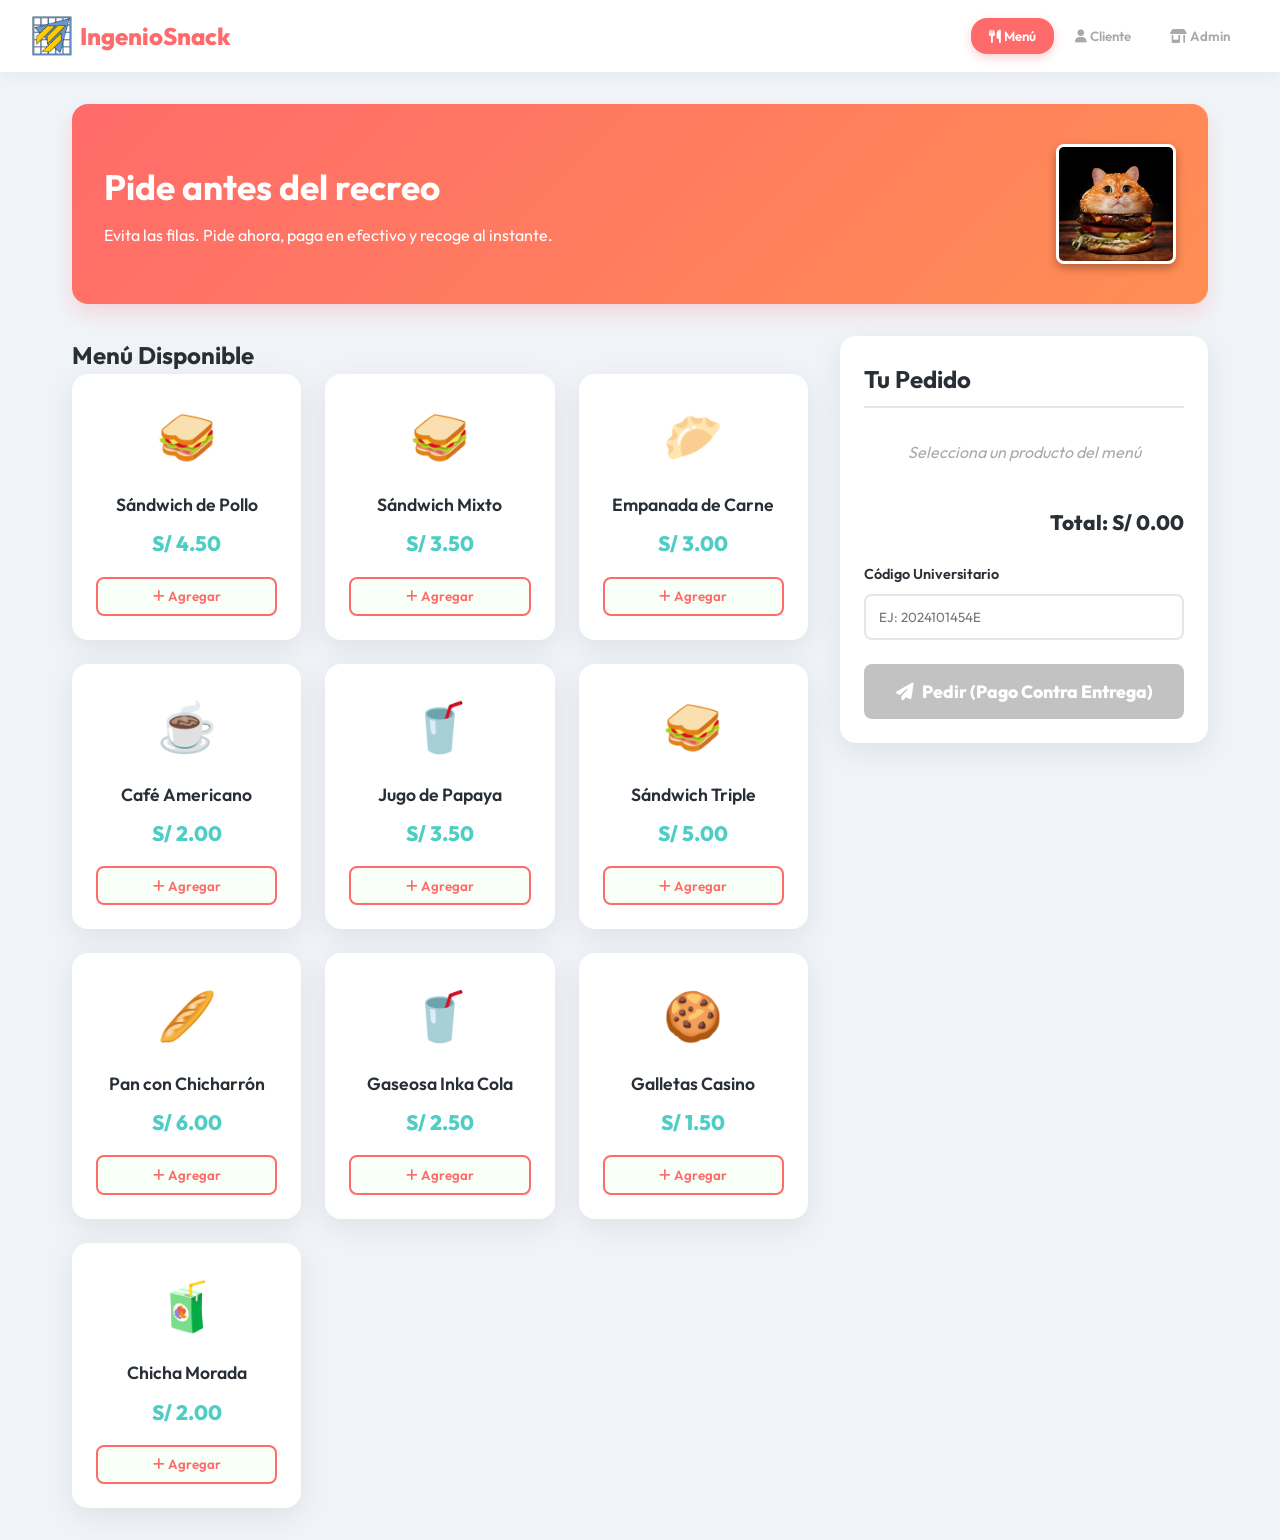
<file: INGENIOSNACK_IS055B/src/index.html>
<!DOCTYPE html>
<html lang="es">
<head>
    <meta charset="UTF-8">
    <meta name="viewport" content="width=device-width, initial-scale=1.0">
    <title>IngenioSnack - FIS UNCP</title>
    <link rel="stylesheet" href="style.css">
    <link href="https://fonts.googleapis.com/css2?family=Outfit:wght@300;400;600;800&display=swap" rel="stylesheet">
    <link rel="stylesheet" href="https://cdnjs.cloudflare.com/ajax/libs/font-awesome/6.4.0/css/all.min.css">
</head>
<body>
    <header class="app-header">
        <div class="logo" id="logo-home" style="cursor: pointer;" title="Ir al Inicio">
            <img src="logo_fis.png" alt="Logo FIS" style="height: 40px; width: auto; object-fit: contain;">
            IngenioSnack
        </div>
        <nav class="view-toggle">
            <button id="btn-view-home" class="active"><i class="fa-solid fa-utensils"></i> Menú</button>
            <button id="btn-view-client"><i class="fa-solid fa-user"></i> Cliente</button>
            <button id="btn-view-admin"><i class="fa-solid fa-shop"></i> Admin</button>
        </nav>
    </header>

    <main class="container">
        <!-- VISTA MENÚ PRINCIPAL -->
        <section id="view-home" class="view-section active">
            <div class="welcome-banner" style="display: flex; justify-content: space-between; align-items: center; flex-wrap: wrap; gap: 1rem;">
                <div>
                    <h1>Pide antes del recreo</h1>
                    <p>Evita las filas. Pide ahora, paga en efectivo y recoge al instante.</p>
                </div>
                <div class="serious-images" style="display: flex; gap: 10px;">
                    <img src="imagen_seria_2.jpg" alt="Michi Hamburguesa" style="height: 120px; border-radius: 8px; box-shadow: 0 4px 10px rgba(0,0,0,0.3); object-fit: cover; border: 3px solid white;">
                </div>
            </div>

            <div class="menu-and-cart">
                <div class="menu-container">
                    <h2>Menú Disponible</h2>
                    <div id="student-menu" class="product-grid">
                        <!-- Products rendered via JS -->
                    </div>
                </div>

                <div class="cart-container">
                    <div class="order-panel" id="order-panel">
                        <div class="cart-summary">
                            <h2>Tu Pedido</h2>
                            <div id="empty-cart-msg" class="empty-msg">Selecciona un producto del menú</div>
                            <div id="cart-items"></div>
                            <div class="total-row">Total: S/ <span id="cart-total">0.00</span></div>
                        </div>
                        <div class="form-group">
                            <label for="student-code">Código Universitario</label>
                            <input type="text" id="student-code" placeholder="Ej: 2024101454E" maxlength="11" style="text-transform: uppercase;">
                        </div>
                        <button id="btn-place-order" class="btn-primary" disabled>
                            <i class="fa-solid fa-paper-plane"></i> Pedir (Pago Contra Entrega)
                        </button>
                    </div>

                </div>
            </div>

            <!-- Ticket Modal -->
            <div id="ticket-modal" class="modal">
                <div class="modal-content ticket-card">
                    <div class="ticket-header">
                        <i class="fa-solid fa-circle-check"></i>
                        <h2>¡Pedido Confirmado!</h2>
                    </div>
                    <div class="ticket-body">
                        <p class="ticket-number">Turno: <strong id="ticket-num">#001</strong></p>
                        <p class="ticket-info">Tu pedido ha sido enviado a cocina. Ve a la pestaña <strong>Cliente</strong> para rastrear el estado.</p>
                        <div class="ticket-divider"></div>
                        <ul id="ticket-items-list" class="ticket-items"></ul>
                        <div class="ticket-divider"></div>
                        <div class="ticket-totals">
                            <p>Total a pagar: <strong>S/ <span id="ticket-total-val"></span></strong></p>
                        </div>
                        <p class="ticket-code">Alumno: <span id="ticket-code-val"></span></p>
                    </div>
                    <button id="btn-close-ticket" class="btn-secondary">Aceptar y Cerrar</button>
                </div>
            </div>
        </section>

        <!-- VISTA CLIENTE (NUEVA) -->
        <section id="view-client" class="view-section">
            <div class="client-dashboard" style="max-width: 800px; margin: 0 auto;">
                <h2 style="font-size: 2rem; color: var(--primary);"><i class="fa-solid fa-magnifying-glass"></i> Rastreador de Pedidos</h2>
                <p class="stamps-sub">Ingresa tu código universitario para ver el estado de tu almuerzo, historial y tus recompensas.</p>
                
                <div class="form-group" style="margin: 2rem 0;">
                    <input type="text" id="check-code" placeholder="Ej: 2024101454E" maxlength="11" style="text-transform: uppercase; font-size: 1.2rem; text-align: center;">
                    <button id="btn-check-status" class="btn-primary" style="margin-top: 1rem;"><i class="fa-solid fa-search"></i> Consultar mis datos</button>
                </div>
                
                <div id="status-display" style="display: none; margin-top: 2rem; text-align: left; background: var(--bg); padding: 2rem; border-radius: var(--radius);">
                    
                    <div style="display: grid; grid-template-columns: 1fr 1fr; gap: 2rem;">
                        <!-- Estado de Pedidos Activos -->
                        <div class="orders-status-section">
                            <h4 style="margin-bottom: 1rem; font-size: 1.3rem; color: var(--secondary);"><i class="fa-solid fa-bell"></i> En Curso</h4>
                            <div id="client-orders-list"></div>
                        </div>

                        <!-- Historial de Pedidos -->
                        <div class="orders-history-section">
                            <h4 style="margin-bottom: 1rem; font-size: 1.3rem; color: var(--gray);"><i class="fa-solid fa-clock-rotate-left"></i> Historial Reciente</h4>
                            <div id="client-history-list"></div>
                        </div>
                    </div>
                    
                    <hr style="border: 0; border-top: 2px dashed #ccc; margin: 2rem 0;">

                    <!-- Sellos -->
                    <div class="stamps-section" style="text-align: center; max-width: 500px; margin: 0 auto;">
                        <h4 style="margin-bottom: 1rem; font-size: 1.5rem; color: var(--primary);"><i class="fa-solid fa-stamp"></i> Mi Tarjeta de Fidelidad</h4>
                        <p style="margin-bottom: 1rem;">Acumula 10 sándwiches y gana 1 café americano.</p>
                        <div class="stamps-progress" style="font-size: 1.5rem;">
                            <strong><span id="stamps-count">0</span> / 10</strong> Sándwiches
                        </div>
                        <div class="stamps-bar" style="height: 25px;">
                            <div class="stamps-fill" id="stamps-fill"></div>
                        </div>
                        <p id="stamps-reward" class="stamps-reward" style="display: none; font-size: 1.2rem; margin-top: 1rem;"><i class="fa-solid fa-gift"></i> ¡Felicidades! Tienes un café gratis esperando por ti.</p>
                    </div>
                </div>
            </div>
        </section>

        <!-- VISTA ADMIN (SR. JULIO) -->
        <section id="view-admin" class="view-section">
            <div class="admin-dashboard">
                <div class="admin-panel menu-management">
                    <h2><i class="fa-solid fa-boxes-stacked"></i> Menú (Tiempo Real)</h2>
                    <p class="subtitle">Desactiva productos sin stock para bloquear pedidos (HU-02, HU-06).</p>
                    <div id="admin-menu" class="admin-product-list">
                        <!-- Admin products via JS -->
                    </div>
                </div>

                <div class="admin-panel orders-management">
                    <h2><i class="fa-solid fa-receipt"></i> Pedidos Activos</h2>
                    <p class="subtitle">Cobro contra entrega (HU-04).</p>
                    <div id="admin-orders" class="orders-list">
                        <!-- Orders via JS -->
                    </div>
                </div>
            </div>
        </section>
    </main>

    <!-- Admin Login Modal -->
    <div id="login-modal" class="modal">
        <div class="modal-content ticket-card">
            <i class="fa-solid fa-lock" style="font-size: 3rem; color: var(--primary); margin-bottom: 1rem;"></i>
            <h2>Acceso Restringido</h2>
            <p style="margin-bottom: 1.5rem;">Solo para el Sr. Julio.</p>
            <div class="form-group">
                <input type="password" id="admin-password" placeholder="Contraseña">
                <p id="login-error" style="color: var(--primary); font-size: 0.8rem; display: none; margin-top: 0.5rem;">Contraseña incorrecta.</p>
            </div>
            <button id="btn-login-admin" class="btn-primary">Ingresar</button>
            <button id="btn-cancel-login" class="btn-secondary" style="margin-top: 10px; width: 100%;">Cancelar</button>
        </div>
    </div>

    <!-- Toast Notification for Alerts (HU-06) -->
    <div id="toast-container" class="toast-container"></div>

    <script src="app.js"></script>
</body>
</html>
</file>
<file: INGENIOSNACK_IS055B/src/style.css>
/* style.css */
:root {
    --primary: #FF6B6B;
    --primary-dark: #E85A5A;
    --secondary: #4ECDC4;
    --dark: #292F36;
    --light: #F7FFF7;
    --gray-light: #E5E5E5;
    --gray: #A9A9A9;
    --bg: #F0F4F8;
    --card-bg: rgba(255, 255, 255, 0.9);
    --shadow: 0 8px 30px rgba(0,0,0,0.08);
    --radius: 16px;
    --transition: all 0.3s cubic-bezier(0.25, 0.8, 0.25, 1);
}

* {
    box-sizing: border-box;
    margin: 0;
    padding: 0;
}

body {
    font-family: 'Outfit', sans-serif;
    background-color: var(--bg);
    color: var(--dark);
    line-height: 1.6;
    min-height: 100vh;
}

/* Header */
.app-header {
    background: white;
    padding: 1rem 2rem;
    display: flex;
    justify-content: space-between;
    align-items: center;
    box-shadow: 0 2px 15px rgba(0,0,0,0.05);
    position: sticky;
    top: 0;
    z-index: 100;
}

.logo {
    font-size: 1.5rem;
    font-weight: 800;
    color: var(--primary);
    display: flex;
    align-items: center;
    gap: 0.5rem;
}

.view-toggle button {
    background: none;
    border: 2px solid transparent;
    padding: 0.5rem 1rem;
    font-family: inherit;
    font-weight: 600;
    cursor: pointer;
    border-radius: var(--radius);
    color: var(--gray);
    transition: var(--transition);
}

.view-toggle button:hover {
    color: var(--dark);
    background: var(--gray-light);
}

.view-toggle button.active {
    background: var(--primary);
    color: white;
    box-shadow: 0 4px 10px rgba(255, 107, 107, 0.3);
}

/* Main Container */
.container {
    max-width: 1200px;
    margin: 0 auto;
    padding: 2rem;
}

.view-section {
    display: none;
    animation: fadeIn 0.4s ease-in-out;
}

.view-section.active {
    display: block;
}

@keyframes fadeIn {
    from { opacity: 0; transform: translateY(10px); }
    to { opacity: 1; transform: translateY(0); }
}

/* Student View */
.welcome-banner {
    background: linear-gradient(135deg, var(--primary), #FF8E53);
    color: white;
    padding: 2.5rem 2rem;
    border-radius: var(--radius);
    margin-bottom: 2rem;
    box-shadow: 0 10px 20px rgba(255, 107, 107, 0.2);
}

.welcome-banner h1 {
    font-size: 2.2rem;
    margin-bottom: 0.5rem;
}

.menu-and-cart {
    display: grid;
    grid-template-columns: 2fr 1fr;
    gap: 2rem;
    align-items: start;
}

@media (max-width: 900px) {
    .menu-and-cart {
        grid-template-columns: 1fr;
    }
}

.product-grid {
    display: grid;
    grid-template-columns: repeat(auto-fill, minmax(220px, 1fr));
    gap: 1.5rem;
}

.product-card {
    background: white;
    border-radius: var(--radius);
    padding: 1.5rem;
    text-align: center;
    box-shadow: var(--shadow);
    transition: var(--transition);
    position: relative;
    display: flex;
    flex-direction: column;
    justify-content: space-between;
    min-height: 250px;
}

.product-card:hover {
    transform: translateY(-5px);
    box-shadow: 0 12px 30px rgba(0,0,0,0.12);
}

.product-card.disabled {
    opacity: 0.6;
    filter: grayscale(80%);
    pointer-events: none;
}

.product-card.disabled::after {
    content: "¡Agotado!";
    position: absolute;
    top: 50%;
    left: 50%;
    transform: translate(-50%, -50%) rotate(-15deg);
    background: rgba(255, 107, 107, 0.9);
    color: white;
    padding: 0.5rem 1rem;
    font-weight: 800;
    font-size: 1.2rem;
    border-radius: 8px;
    z-index: 10;
}

.product-icon {
    font-size: 3rem;
    color: var(--primary);
    margin-bottom: 1rem;
}

.product-name {
    font-weight: 600;
    font-size: 1.1rem;
    margin-bottom: 0.5rem;
}

.product-price {
    color: var(--secondary);
    font-weight: 800;
    font-size: 1.3rem;
    margin-bottom: 1rem;
}

.btn-add {
    background: var(--light);
    color: var(--primary);
    border: 2px solid var(--primary);
    padding: 0.6rem;
    width: 100%;
    border-radius: 8px;
    font-family: inherit;
    font-weight: 600;
    cursor: pointer;
    transition: var(--transition);
}

.btn-add:hover {
    background: var(--primary);
    color: white;
}

/* Cart / Order Panel */
.order-panel {
    background: white;
    border-radius: var(--radius);
    padding: 1.5rem;
    box-shadow: var(--shadow);
    position: sticky;
    top: 100px;
}

.cart-summary h2 {
    margin-bottom: 1rem;
    padding-bottom: 0.5rem;
    border-bottom: 2px solid var(--gray-light);
}

.empty-msg {
    color: var(--gray);
    font-style: italic;
    text-align: center;
    padding: 1rem 0;
}

.cart-item {
    display: flex;
    justify-content: space-between;
    align-items: center;
    margin-bottom: 0.8rem;
    padding: 0.5rem;
    background: var(--bg);
    border-radius: 8px;
}

.cart-item-info {
    display: flex;
    flex-direction: column;
}

.cart-item-name {
    font-weight: 600;
    font-size: 0.9rem;
}

.cart-item-price {
    font-size: 0.8rem;
    color: var(--gray);
}

.btn-remove {
    background: none;
    border: none;
    color: var(--primary);
    cursor: pointer;
    font-size: 1.2rem;
}

.total-row {
    font-size: 1.3rem;
    font-weight: 800;
    text-align: right;
    margin: 1.5rem 0;
    color: var(--dark);
}

.form-group {
    margin-bottom: 1.5rem;
}

.form-group label {
    display: block;
    margin-bottom: 0.5rem;
    font-weight: 600;
    font-size: 0.9rem;
}

.form-group input {
    width: 100%;
    padding: 0.8rem;
    border: 2px solid var(--gray-light);
    border-radius: 8px;
    font-family: inherit;
    transition: var(--transition);
}

.form-group input:focus {
    outline: none;
    border-color: var(--secondary);
}

.client-dashboard {
    background: white;
    border-radius: var(--radius);
    padding: 1.5rem;
    box-shadow: var(--shadow);
    margin-top: 2rem;
    text-align: center;
}

.client-dashboard h3 {
    color: var(--dark);
    margin-bottom: 0.2rem;
}

.tracker-card {
    background: var(--bg);
    border-left: 4px solid var(--secondary);
    padding: 0.8rem;
    border-radius: 8px;
    margin-bottom: 0.8rem;
    font-size: 0.9rem;
}

.tracker-status-pending { border-left-color: #FFA500; }
.tracker-status-ready { border-left-color: var(--secondary); background: #E6F9F5; }

.badge { padding: 0.2rem 0.5rem; border-radius: 4px; font-weight: bold; font-size: 0.7rem; color: white; display: inline-block; margin-top: 0.5rem;}
.bg-pending { background: #FFA500; }
.bg-ready { background: var(--secondary); }

.stamps-sub {
    color: var(--gray);
    font-size: 0.9rem;
    margin-bottom: 1rem;
}

.stamps-progress {
    font-size: 1.2rem;
    color: var(--dark);
    margin-bottom: 0.5rem;
}

.stamps-bar {
    background: var(--gray-light);
    height: 15px;
    border-radius: 10px;
    overflow: hidden;
    margin-bottom: 1rem;
}

.stamps-fill {
    background: var(--secondary);
    height: 100%;
    width: 0%;
    transition: width 0.5s ease-in-out;
}

.stamps-reward {
    color: var(--primary);
    font-weight: 800;
    animation: pulse 1.5s infinite;
}

@keyframes pulse {
    0% { transform: scale(1); }
    50% { transform: scale(1.05); }
    100% { transform: scale(1); }
}

.btn-primary {
    background: var(--primary);
    color: white;
    border: none;
    padding: 1rem;
    width: 100%;
    border-radius: 8px;
    font-family: inherit;
    font-weight: 800;
    font-size: 1.1rem;
    cursor: pointer;
    transition: var(--transition);
    display: flex;
    justify-content: center;
    align-items: center;
    gap: 0.5rem;
}

.btn-primary:hover:not(:disabled) {
    background: var(--primary-dark);
    transform: translateY(-2px);
    box-shadow: 0 4px 15px rgba(255, 107, 107, 0.4);
}

.btn-primary:disabled {
    background: var(--gray);
    cursor: not-allowed;
    opacity: 0.7;
}

/* Modals & Toasts */
.modal {
    display: none;
    position: fixed;
    top: 0; left: 0; width: 100%; height: 100%;
    background: rgba(0,0,0,0.5);
    z-index: 1000;
    backdrop-filter: blur(5px);
    align-items: center;
    justify-content: center;
}

.modal.show {
    display: flex;
    animation: fadeIn 0.3s ease;
}

.ticket-card {
    background: white;
    border-radius: var(--radius);
    width: 90%;
    max-width: 400px;
    padding: 2rem;
    text-align: center;
    box-shadow: 0 20px 40px rgba(0,0,0,0.2);
    position: relative;
    overflow: hidden;
}

/* Receipt edge effect */
.ticket-card::before, .ticket-card::after {
    content: '';
    position: absolute;
    left: 0; right: 0;
    height: 10px;
    background-size: 20px 20px;
}
.ticket-card::before {
    top: -5px;
    background-image: radial-gradient(circle at 10px 0, transparent 10px, white 11px);
}
.ticket-card::after {
    bottom: -5px;
    background-image: radial-gradient(circle at 10px 10px, transparent 10px, white 11px);
}

.ticket-header {
    color: var(--secondary);
    margin-bottom: 1.5rem;
}

.ticket-header i {
    font-size: 3rem;
    margin-bottom: 0.5rem;
}

.ticket-number {
    font-size: 1.5rem;
    margin-bottom: 1rem;
}

.ticket-info {
    font-size: 0.9rem;
    color: var(--gray);
    margin-bottom: 1rem;
}

.ticket-divider {
    border-top: 2px dashed var(--gray-light);
    margin: 1rem 0;
}

.ticket-items {
    list-style: none;
    text-align: left;
    margin-bottom: 1rem;
}

.ticket-items li {
    display: flex;
    justify-content: space-between;
    margin-bottom: 0.5rem;
    font-size: 0.9rem;
}

.ticket-totals {
    font-size: 1.2rem;
    text-align: right;
    margin-bottom: 1rem;
}

.ticket-code {
    background: var(--bg);
    padding: 0.5rem;
    border-radius: 8px;
    font-family: monospace;
    font-size: 1.1rem;
    margin-bottom: 1.5rem;
}

.btn-secondary {
    background: var(--dark);
    color: white;
    border: none;
    padding: 0.8rem 1.5rem;
    border-radius: 8px;
    font-family: inherit;
    font-weight: 600;
    cursor: pointer;
    transition: var(--transition);
}

.btn-secondary:hover {
    background: black;
}

/* Toasts */
.toast-container {
    position: fixed;
    bottom: 20px;
    right: 20px;
    z-index: 9999;
    display: flex;
    flex-direction: column;
    gap: 10px;
}

.toast {
    background: var(--dark);
    color: white;
    padding: 1rem 1.5rem;
    border-radius: 8px;
    box-shadow: 0 4px 12px rgba(0,0,0,0.15);
    display: flex;
    align-items: center;
    gap: 10px;
    animation: slideIn 0.3s ease, fadeOut 0.3s ease 2.7s forwards;
}

.toast.error {
    background: var(--primary);
}

@keyframes slideIn {
    from { transform: translateX(100%); opacity: 0; }
    to { transform: translateX(0); opacity: 1; }
}

@keyframes fadeOut {
    from { opacity: 1; }
    to { opacity: 0; }
}

/* Admin View */
.admin-dashboard {
    display: grid;
    grid-template-columns: 1fr 1fr;
    gap: 2rem;
}

@media (max-width: 800px) {
    .admin-dashboard {
        grid-template-columns: 1fr;
    }
}

.admin-panel {
    background: white;
    border-radius: var(--radius);
    padding: 2rem;
    box-shadow: var(--shadow);
}

.admin-panel h2 {
    color: var(--dark);
    margin-bottom: 0.2rem;
}

.subtitle {
    color: var(--gray);
    font-size: 0.9rem;
    margin-bottom: 1.5rem;
}

.admin-product-item {
    display: flex;
    justify-content: space-between;
    align-items: center;
    padding: 1rem;
    border-bottom: 1px solid var(--gray-light);
}

.admin-product-info {
    display: flex;
    align-items: center;
    gap: 1rem;
}

.status-badge {
    padding: 0.3rem 0.6rem;
    border-radius: 20px;
    font-size: 0.8rem;
    font-weight: 800;
}

.status-active {
    background: #E6F9F5;
    color: var(--secondary);
}

.status-inactive {
    background: #FFEBEB;
    color: var(--primary);
}

.toggle-switch {
    position: relative;
    display: inline-block;
    width: 50px;
    height: 28px;
}

.toggle-switch input {
    opacity: 0;
    width: 0;
    height: 0;
}

.slider {
    position: absolute;
    cursor: pointer;
    top: 0; left: 0; right: 0; bottom: 0;
    background-color: #ccc;
    transition: .4s;
    border-radius: 34px;
}

.slider:before {
    position: absolute;
    content: "";
    height: 20px;
    width: 20px;
    left: 4px;
    bottom: 4px;
    background-color: white;
    transition: .4s;
    border-radius: 50%;
}

input:checked + .slider {
    background-color: var(--secondary);
}

input:checked + .slider:before {
    transform: translateX(22px);
}

/* Admin Orders */
.order-card {
    background: var(--bg);
    border-radius: 8px;
    padding: 1rem;
    margin-bottom: 1rem;
    border-left: 4px solid var(--secondary);
}

.order-header {
    display: flex;
    justify-content: space-between;
    font-weight: 800;
    margin-bottom: 0.5rem;
}

.order-student {
    font-size: 0.9rem;
    color: var(--gray);
    margin-bottom: 0.5rem;
}

.order-items {
    font-size: 0.9rem;
    list-style: inside;
    margin-bottom: 0.5rem;
}

.order-footer {
    display: flex;
    justify-content: space-between;
    align-items: center;
    margin-top: 1rem;
    border-top: 1px dashed #ccc;
    padding-top: 0.5rem;
}

.btn-complete {
    background: var(--secondary);
    color: white;
    border: none;
    padding: 0.5rem 1rem;
    border-radius: 4px;
    cursor: pointer;
    font-weight: 600;
}

.btn-complete:hover {
    background: #3eb5ad;
}
</file>
